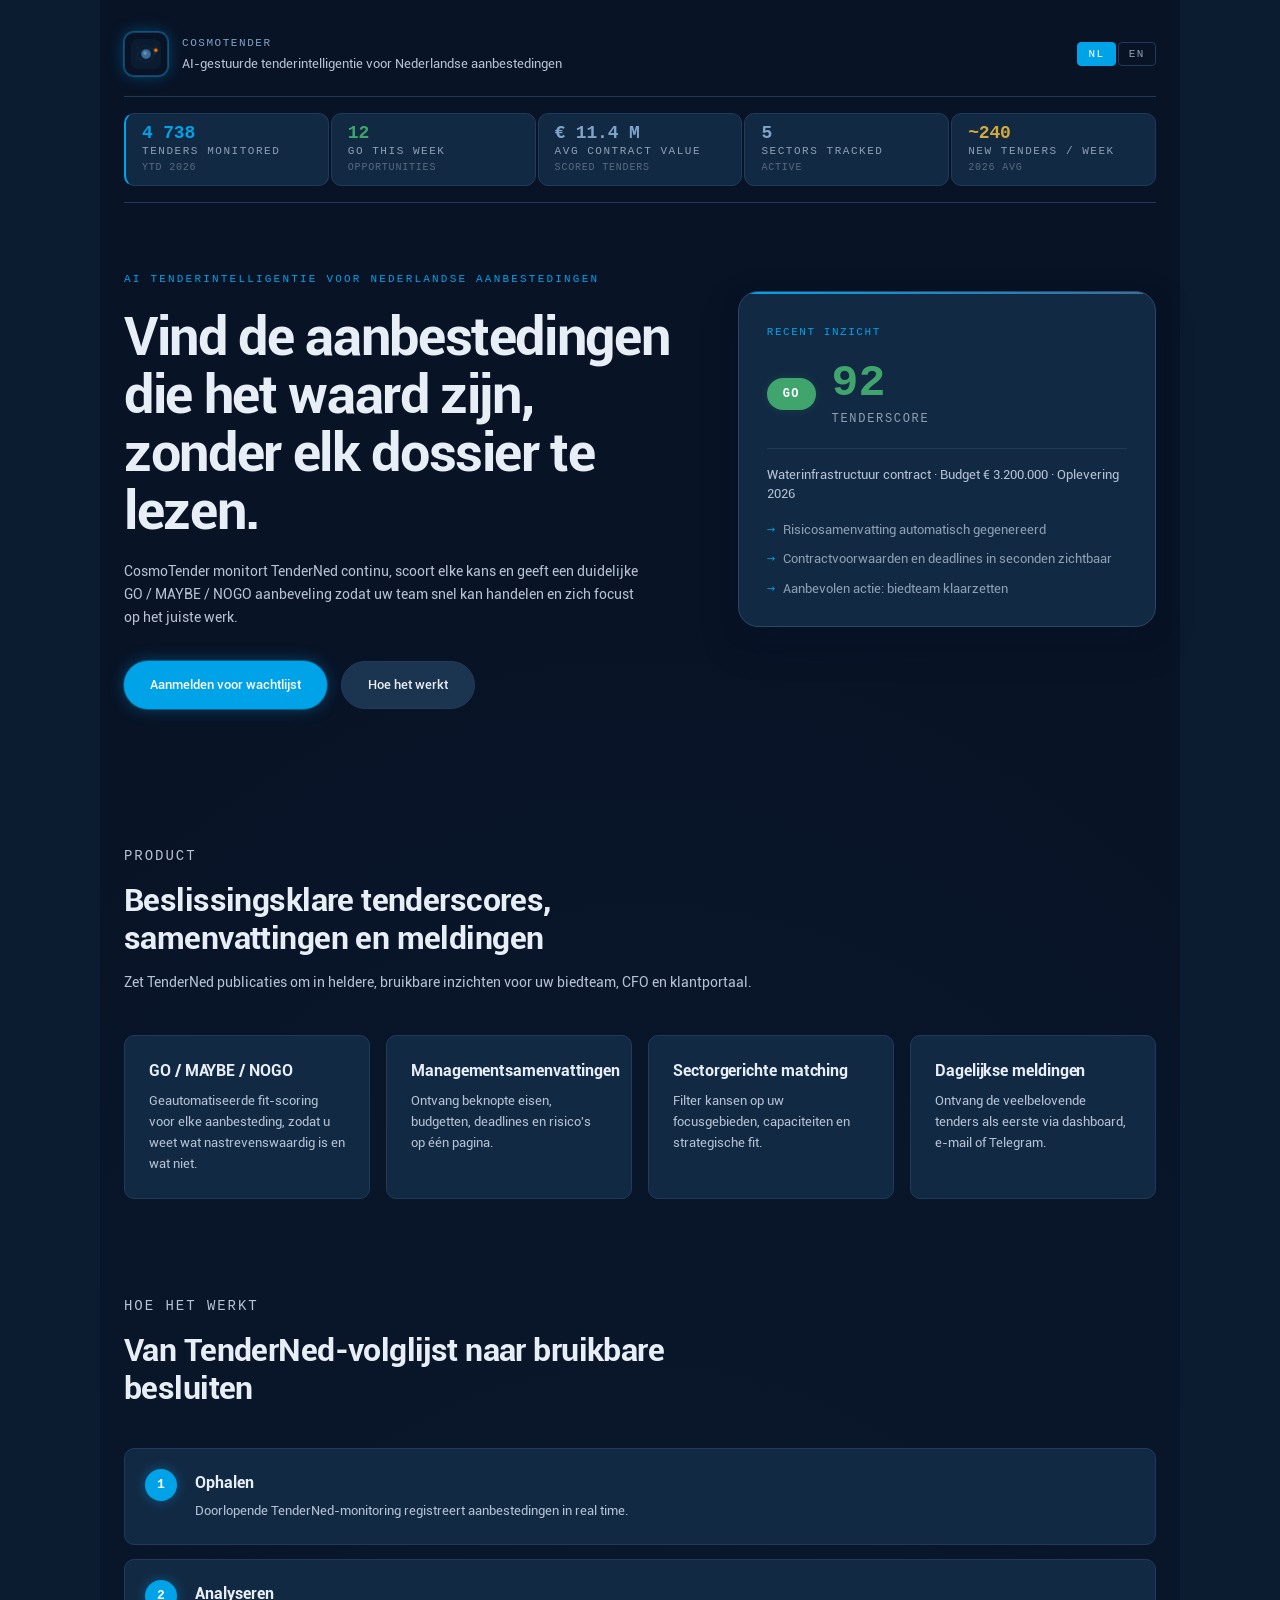
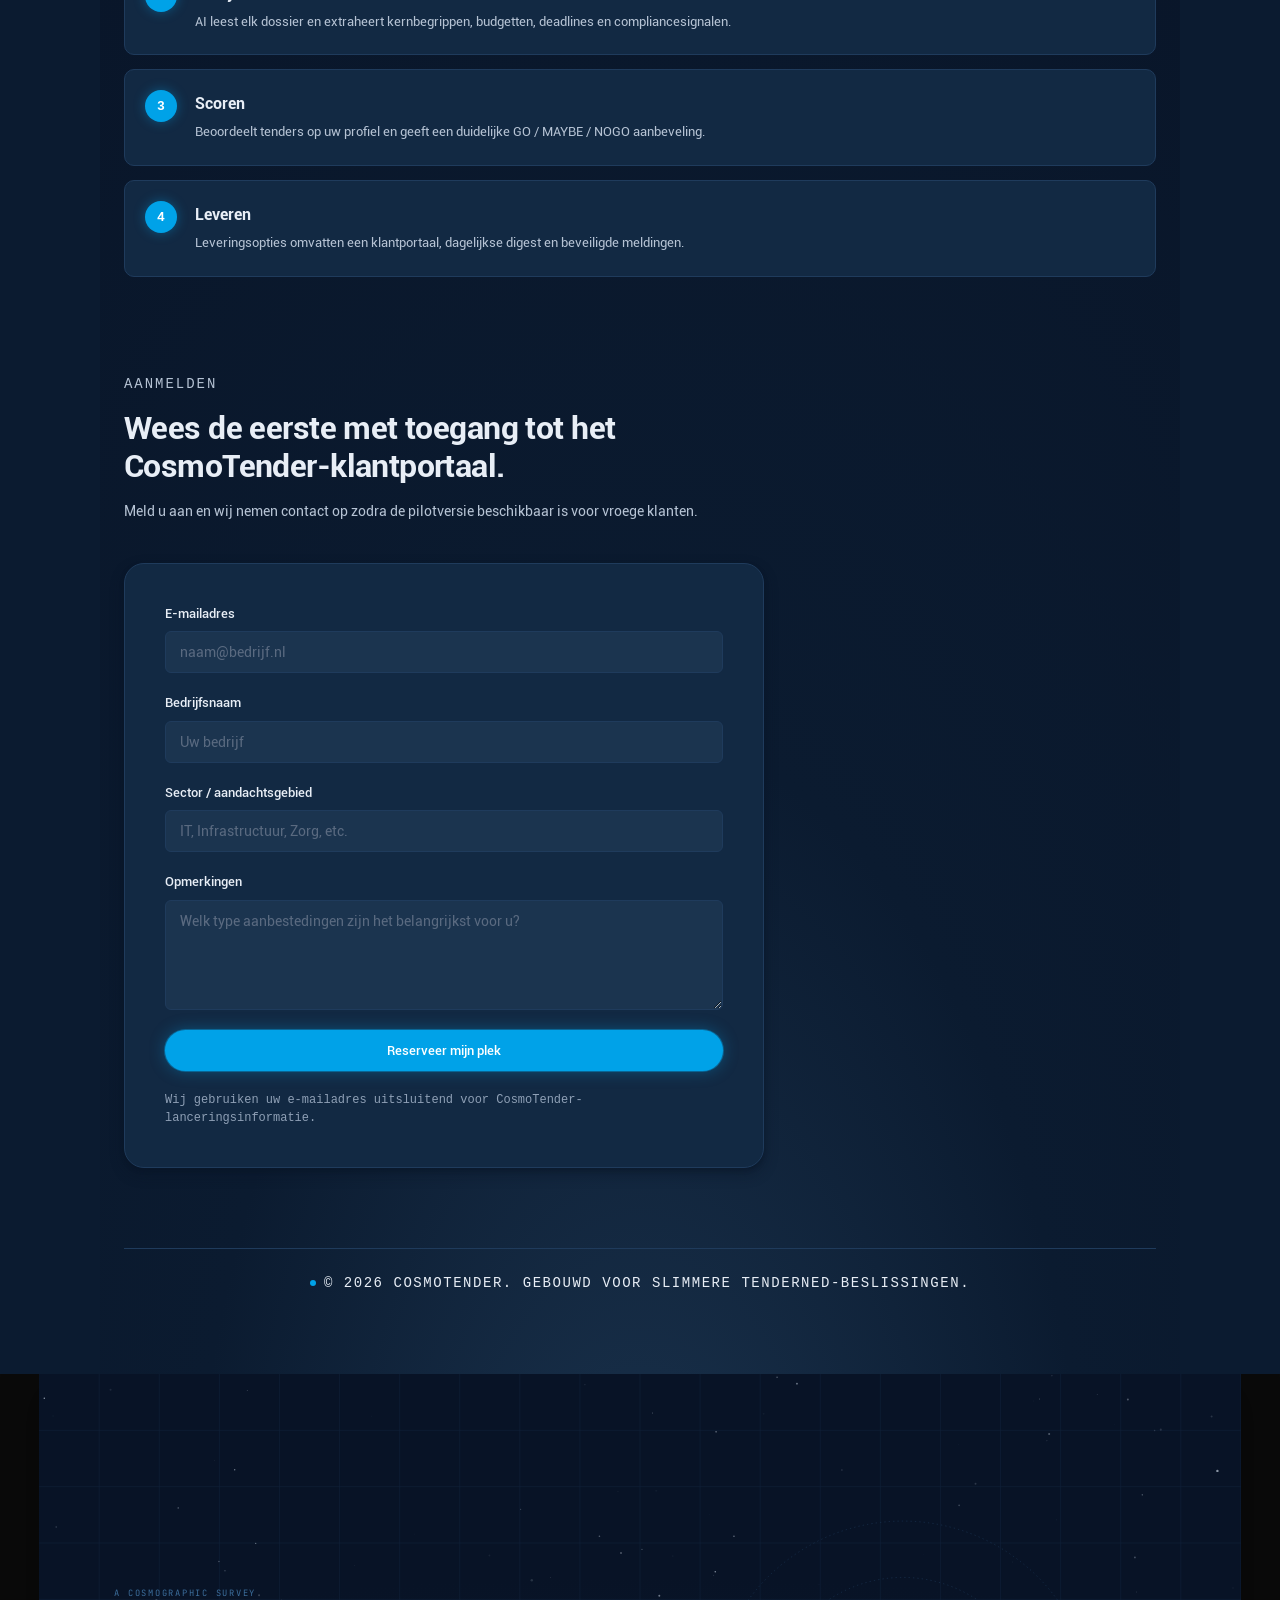
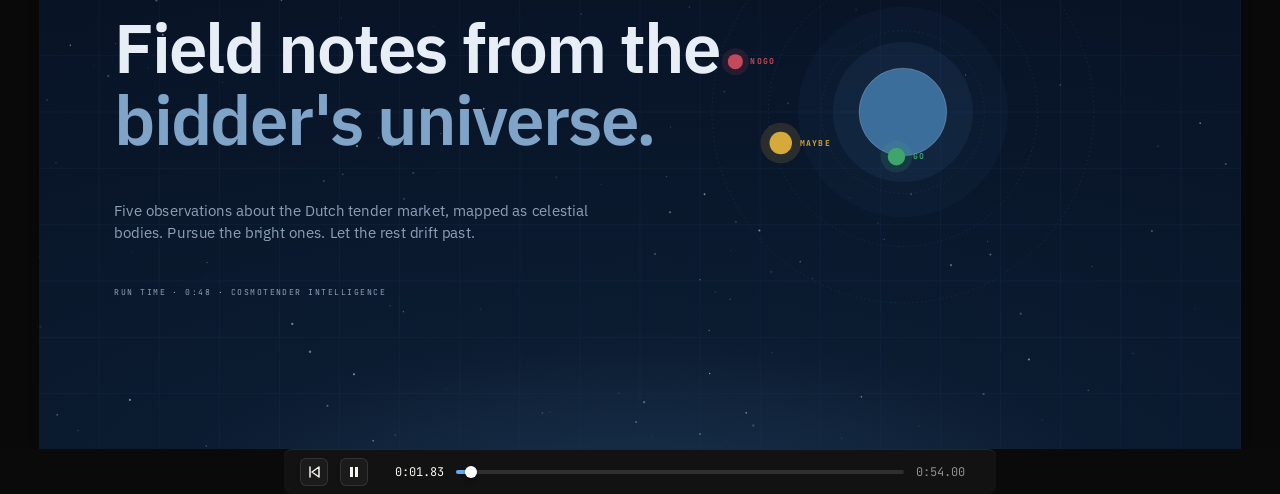
<file: index.html>
<!DOCTYPE html>
<html lang="nl">
  <head>
    <meta charset="UTF-8" />
    <meta name="viewport" content="width=device-width, initial-scale=1.0" />
    <title>CosmoTender | AI-gestuurde tenderintelligentie</title>
    <meta name="description" content="CosmoTender monitort TenderNed en vertaalt aanbestedingen naar beslissingsklare GO / MAYBE / NOGO-signalen voor biedteams en klanten." />
    <link rel="stylesheet" href="colors_and_type.css" />
    <link rel="stylesheet" href="styles.css" />
    <link rel="icon" type="image/svg+xml" href="assets/logo-icon.svg" />
  </head>
  <body>
    <div class="page-shell">
      <header class="page-header">
        <a class="brand" href="./">
          <img class="brand-icon" src="assets/logo-icon.png" alt="CosmoTender" />
          <div>
            <p class="eyebrow brand-name">CosmoTender</p>
            <p class="brand-line" data-i18n="nav.brand_line">AI-gestuurde tenderintelligentie voor Nederlandse aanbestedingen</p>
          </div>
        </a>
        <div class="lang-pick" role="group" aria-label="Taal / Language">
          <button class="lang-btn" data-lang="nl" aria-pressed="true">NL</button>
          <button class="lang-btn" data-lang="en" aria-pressed="false">EN</button>
        </div>
      </header>

      <div class="live-stats-bar" id="liveStatsBar" aria-label="Live intelligence"></div>

      <main>
        <section class="hero-section">
          <div class="hero-copy">
            <p class="eyebrow" data-i18n="hero.eyebrow">AI tenderintelligentie voor Nederlandse aanbestedingen</p>
            <h1 data-i18n="hero.h1">Vind de aanbestedingen die het waard zijn, zonder elk dossier te lezen.</h1>
            <p class="subtitle" data-i18n="hero.subtitle">
              CosmoTender monitort TenderNed continu, scoort elke kans en geeft een duidelijke GO / MAYBE / NOGO aanbeveling zodat uw team snel kan handelen en zich focust op het juiste werk.
            </p>
            <div class="hero-actions">
              <a class="button primary" href="#waitlist" data-i18n="hero.cta_primary">Aanmelden voor wachtlijst</a>
              <a class="button secondary" href="#how-it-works" data-i18n="hero.cta_secondary">Hoe het werkt</a>
            </div>
          </div>

          <div class="hero-panel">
            <div class="panel-card">
              <span class="panel-label" data-i18n="panel.label">Recent inzicht</span>
              <div class="panel-score-row">
                <span class="pill pill-go">GO</span>
                <div>
                  <p class="panel-score">92</p>
                  <p class="panel-score-label" data-i18n="panel.score_label">Tenderscore</p>
                </div>
              </div>
              <p class="panel-copy" data-i18n="panel.copy">Waterinfrastructuur contract · Budget € 3.200.000 · Oplevering 2026</p>
              <ul class="panel-list">
                <li data-i18n="panel.li1">Risicosamenvatting automatisch gegenereerd</li>
                <li data-i18n="panel.li2">Contractvoorwaarden en deadlines in seconden zichtbaar</li>
                <li data-i18n="panel.li3">Aanbevolen actie: biedteam klaarzetten</li>
              </ul>
            </div>
          </div>
        </section>

        <section class="features-section" id="features">
          <div class="section-header">
            <p class="eyebrow" data-i18n="features.eyebrow">Product</p>
            <h2 data-i18n="features.h2">Beslissingsklare tenderscores, samenvattingen en meldingen</h2>
            <p data-i18n="features.lead">Zet TenderNed publicaties om in heldere, bruikbare inzichten voor uw biedteam, CFO en klantportaal.</p>
          </div>
          <div class="feature-grid">
            <article class="feature-card">
              <h3>GO / MAYBE / NOGO</h3>
              <p data-i18n="features.card1.p">Geautomatiseerde fit-scoring voor elke aanbesteding, zodat u weet wat nastrevenswaardig is en wat niet.</p>
            </article>
            <article class="feature-card">
              <h3 data-i18n="features.card2.h3">Managementsamenvattingen</h3>
              <p data-i18n="features.card2.p">Ontvang beknopte eisen, budgetten, deadlines en risico's op één pagina.</p>
            </article>
            <article class="feature-card">
              <h3 data-i18n="features.card3.h3">Sectorgerichte matching</h3>
              <p data-i18n="features.card3.p">Filter kansen op uw focusgebieden, capaciteiten en strategische fit.</p>
            </article>
            <article class="feature-card">
              <h3 data-i18n="features.card4.h3">Dagelijkse meldingen</h3>
              <p data-i18n="features.card4.p">Ontvang de veelbelovende tenders als eerste via dashboard, e-mail of Telegram.</p>
            </article>
          </div>
        </section>

        <section class="process-section" id="how-it-works">
          <div class="section-header">
            <p class="eyebrow" data-i18n="process.eyebrow">Hoe het werkt</p>
            <h2 data-i18n="process.h2">Van TenderNed-volglijst naar bruikbare besluiten</h2>
          </div>
          <ol class="process-list">
            <li>
              <strong data-i18n="process.step1.title">Ophalen</strong>
              <p data-i18n="process.step1.p">Doorlopende TenderNed-monitoring registreert aanbestedingen in real time.</p>
            </li>
            <li>
              <strong data-i18n="process.step2.title">Analyseren</strong>
              <p data-i18n="process.step2.p">AI leest elk dossier en extraheert kernbegrippen, budgetten, deadlines en compliancesignalen.</p>
            </li>
            <li>
              <strong data-i18n="process.step3.title">Scoren</strong>
              <p data-i18n="process.step3.p">Beoordeelt tenders op uw profiel en geeft een duidelijke GO / MAYBE / NOGO aanbeveling.</p>
            </li>
            <li>
              <strong data-i18n="process.step4.title">Leveren</strong>
              <p data-i18n="process.step4.p">Leveringsopties omvatten een klantportaal, dagelijkse digest en beveiligde meldingen.</p>
            </li>
          </ol>
        </section>

        <section class="waitlist-section" id="waitlist">
          <div class="section-header">
            <p class="eyebrow" data-i18n="waitlist.eyebrow">Aanmelden</p>
            <h2 data-i18n="waitlist.h2">Wees de eerste met toegang tot het CosmoTender-klantportaal.</h2>
            <p data-i18n="waitlist.lead">Meld u aan en wij nemen contact op zodra de pilotversie beschikbaar is voor vroege klanten.</p>
          </div>
          <div class="waitlist-card">
            <form id="waitlistForm" class="waitlist-form">
              <label>
                <span data-i18n="form.email_label">E-mailadres</span>
                <input type="email" name="email" placeholder="naam@bedrijf.nl" data-i18n-ph="form.email_ph" required />
              </label>
              <label>
                <span data-i18n="form.company_label">Bedrijfsnaam</span>
                <input type="text" name="company" placeholder="Uw bedrijf" data-i18n-ph="form.company_ph" />
              </label>
              <label>
                <span data-i18n="form.sector_label">Sector / aandachtsgebied</span>
                <input type="text" name="sector" placeholder="IT, Infrastructuur, Zorg, etc." data-i18n-ph="form.sector_ph" />
              </label>
              <label>
                <span data-i18n="form.notes_label">Opmerkingen</span>
                <textarea name="notes" rows="4" placeholder="Welk type aanbestedingen zijn het belangrijkst voor u?" data-i18n-ph="form.notes_ph"></textarea>
              </label>
              <button type="submit" class="button primary" data-i18n="form.submit">Reserveer mijn plek</button>
              <p class="form-note" data-i18n="form.note">Wij gebruiken uw e-mailadres uitsluitend voor CosmoTender-lanceringsinformatie.</p>
            </form>
          </div>
        </section>
      </main>

      <footer class="footer">
        <p data-i18n="footer.copy">© 2026 CosmoTender. Gebouwd voor slimmere TenderNed-beslissingen.</p>
      </footer>
    </div>

    <div class="animation-banner">
      <iframe
        class="animation-frame"
        src="Cosmic%20scale%20animation/Cosmic%20Tender%20Facts%20%28standalone%29.html"
        title="CosmoTender — Field notes from the bidder's universe"
        loading="lazy"
        allowfullscreen
      ></iframe>
    </div>
    <script src="translations.js"></script>
    <script src="app.js"></script>
  </body>
</html>
</file>
<file: colors_and_type.css>
/* =========================================================================
   CosmoTender — Foundations
   Dark-first cosmic palette. Two themes share the same semantic vars:

     :root           → cosmic dark (default; cockpit, brand, marketing)
     .theme-light    → calmer light (portal — opt-in)

   Decision triad (GO / MAYBE / NOGO) stays sacred in both themes,
   tinted brighter on dark, deeper on light.

   Type: Roboto (uploaded brand font, served from /fonts) for sans;
   JetBrains Mono via Google Fonts for mono labels and data.
   ========================================================================= */

/* ---------- Roboto (brand sans) ---------- */
@font-face { font-family: "Roboto"; font-style: normal; font-weight: 100;
  src: url("fonts/Roboto-Thin.ttf") format("truetype"); font-display: swap; }
@font-face { font-family: "Roboto"; font-style: italic; font-weight: 100;
  src: url("fonts/Roboto-ThinItalic.ttf") format("truetype"); font-display: swap; }
@font-face { font-family: "Roboto"; font-style: normal; font-weight: 300;
  src: url("fonts/Roboto-Light.ttf") format("truetype"); font-display: swap; }
@font-face { font-family: "Roboto"; font-style: italic; font-weight: 300;
  src: url("fonts/Roboto-LightItalic.ttf") format("truetype"); font-display: swap; }
@font-face { font-family: "Roboto"; font-style: normal; font-weight: 400;
  src: url("fonts/Roboto-Regular.ttf") format("truetype"); font-display: swap; }
@font-face { font-family: "Roboto"; font-style: italic; font-weight: 400;
  src: url("fonts/Roboto-Italic.ttf") format("truetype"); font-display: swap; }
@font-face { font-family: "Roboto"; font-style: normal; font-weight: 500;
  src: url("fonts/Roboto-Medium.ttf") format("truetype"); font-display: swap; }
@font-face { font-family: "Roboto"; font-style: italic; font-weight: 500;
  src: url("fonts/Roboto-MediumItalic.ttf") format("truetype"); font-display: swap; }
@font-face { font-family: "Roboto"; font-style: normal; font-weight: 700;
  src: url("fonts/Roboto-Bold.ttf") format("truetype"); font-display: swap; }
@font-face { font-family: "Roboto"; font-style: italic; font-weight: 700;
  src: url("fonts/Roboto-BoldItalic.ttf") format("truetype"); font-display: swap; }
@font-face { font-family: "Roboto"; font-style: normal; font-weight: 900;
  src: url("fonts/Roboto-Black.ttf") format("truetype"); font-display: swap; }
@font-face { font-family: "Roboto"; font-style: italic; font-weight: 900;
  src: url("fonts/Roboto-BlackItalic.ttf") format("truetype"); font-display: swap; }

/* Roboto Condensed — narrower variant for the cockpit's dense table headers,
   wide-tracked mission-control labels, and any moment that wants the
   "engineering / mission-control" feel beyond what regular Roboto gives. */
@font-face { font-family: "Roboto Condensed"; font-style: normal; font-weight: 400;
  src: url("fonts/Roboto-Condensed.ttf") format("truetype"); font-display: swap; }
@font-face { font-family: "Roboto Condensed"; font-style: italic; font-weight: 400;
  src: url("fonts/Roboto-CondensedItalic.ttf") format("truetype"); font-display: swap; }
@font-face { font-family: "Roboto Condensed"; font-style: normal; font-weight: 700;
  src: url("fonts/Roboto-BoldCondensed.ttf") format("truetype"); font-display: swap; }
@font-face { font-family: "Roboto Condensed"; font-style: italic; font-weight: 700;
  src: url("fonts/Roboto-BoldCondensedItalic.ttf") format("truetype"); font-display: swap; }

/* JetBrains Mono — kept via Google Fonts (no brand-supplied file) */
@import url("https://fonts.googleapis.com/css2?family=JetBrains+Mono:wght@400;500;700&display=swap");

/* =========================================================================
   :root  —  DARK / COSMIC (default)
   ========================================================================= */
:root {
  /* ---------- Brand ---------------------------------------------------- */
  --ct-ocean:        #3C6E9C;   /* legacy ocean — orbit rings, secondary */
  --ct-ocean-ink:    #2A5379;
  --ct-ocean-soft:   #7FA4C7;   /* light ocean — text accents on dark */
  --ct-ocean-glow:   #DCE7F4;   /* near-white blue — headline accents */

  --ct-beacon:       #00A2E8;   /* mascot visor blue — interactive / focus */
  --ct-beacon-ink:   #0084BE;
  --ct-beacon-glow:  #7FD0F3;

  --ct-astro:        #FF7F00;   /* mascot orange — warmth, alerts, CTAs */
  --ct-astro-ink:    #D96900;
  --ct-astro-glow:   #FFB463;

  /* ---------- Cosmic surfaces (dark stack) ----------------------------- */
  --ct-void:         #081326;   /* deepest — sidebar, modals backdrop */
  --ct-space:        #0B1B30;   /* page background */
  --ct-nebula:       #122943;   /* panels, cards */
  --ct-drift:        #1B344F;   /* row hover, raised elements */
  --ct-horizon:      #1F3B5C;   /* 1px borders on dark */
  --ct-horizon-2:    #2C4768;   /* emphasized borders */

  /* ---------- Light surfaces (for .theme-light cascade) ---------------- */
  --ct-starlight:    #F4F6FA;
  --ct-paper:        #FFFFFF;
  --ct-mist:         #EBEFF4;
  --ct-rule:         #D6DDE5;
  --ct-rule-2:       #BFC8D2;

  /* ---------- Text on dark --------------------------------------------- */
  --ct-star:         #E8EEF6;   /* primary text on dark */
  --ct-cloud:        #B6C3D4;   /* secondary text */
  --ct-asteroid:     #8FA0B6;   /* dim / mono labels */
  --ct-comet:        #5A6A80;   /* placeholder / muted */

  /* ---------- Text on light (light-mode reference) --------------------- */
  --ct-ink:          #0F1A2A;
  --ct-slate:        #38465A;
  --ct-slate-dim:    #5E6B7C;
  --ct-slate-mute:   #94A0AE;

  /* ---------- Decision triad — sacred ---------------------------------- */
  --ct-go:           #3FA56D;   /* slightly brighter on dark */
  --ct-go-ink:       #1F7A4D;
  --ct-go-soft:      rgba(63,165,109,.18);
  --ct-maybe:        #D5A93A;
  --ct-maybe-ink:    #8A6D1F;
  --ct-maybe-soft:   rgba(213,169,58,.18);
  --ct-nogo:         #C24A5C;
  --ct-nogo-ink:     #A02234;
  --ct-nogo-soft:    rgba(194,74,92,.18);

  /* ---------- Semantic role tokens (use these in components) ----------- */
  --bg:              var(--ct-space);
  --bg-page-grad:    radial-gradient(120% 90% at 50% 110%, var(--ct-drift) 0%, var(--ct-space) 35%, var(--ct-void) 100%);
  --bg-panel:        var(--ct-nebula);
  --bg-raised:       var(--ct-drift);
  --bg-mist:         var(--ct-drift);
  --bg-hover:        var(--ct-horizon);
  --bg-selected:     rgba(0,162,232,.10);
  --bg-deep:         var(--ct-void);
  --bg-deep-hover:   var(--ct-nebula);

  --border:          var(--ct-horizon);
  --border-strong:   var(--ct-horizon-2);
  --border-on-deep:  var(--ct-horizon);

  --text:            var(--ct-star);
  --text-mid:        var(--ct-cloud);
  --text-dim:        var(--ct-asteroid);
  --text-mute:       var(--ct-comet);
  --text-on-accent:  #FFFFFF;
  --text-on-deep:    var(--ct-star);
  --text-on-deep-dim:var(--ct-asteroid);

  --accent:          var(--ct-beacon);
  --accent-ink:      var(--ct-beacon-ink);
  --accent-soft:     rgba(0,162,232,.14);

  --warm:            var(--ct-astro);
  --warm-ink:        var(--ct-astro-ink);
  --warm-soft:       rgba(255,127,0,.16);

  --go:              var(--ct-go);
  --go-soft:         var(--ct-go-soft);
  --maybe:           var(--ct-maybe);
  --maybe-soft:      var(--ct-maybe-soft);
  --nogo:            var(--ct-nogo);
  --nogo-soft:       var(--ct-nogo-soft);

  /* ---------- Type ----------------------------------------------------- */
  --font-sans:      "Roboto", ui-sans-serif, system-ui, -apple-system, "Segoe UI", Helvetica, Arial, sans-serif;
  --font-condensed: "Roboto Condensed", "Roboto", ui-sans-serif, system-ui, sans-serif;
  --font-mono:      "JetBrains Mono", ui-monospace, "SFMono-Regular", Menlo, Consolas, monospace;

  --fs-display: 96px;   --lh-display: 1.04;   --tr-display: -0.025em;
  --fs-hero:    56px;   --lh-hero:    1.08;   --tr-hero:    -0.022em;
  --fs-h1:      32px;   --lh-h1:      1.18;   --tr-h1:      -0.018em;
  --fs-h2:      22px;   --lh-h2:      1.28;   --tr-h2:      -0.012em;
  --fs-h3:      16px;   --lh-h3:      1.35;   --tr-h3:      -0.005em;
  --fs-body:    14px;   --lh-body:    1.5;
  --fs-sm:      13px;   --lh-sm:      1.45;
  --fs-xs:      12px;   --lh-xs:      1.4;
  --fs-label:   11px;   --lh-label:   1.2;
  --fs-data:    13px;   --lh-data:    1.4;

  --tr-label:    0.14em;   /* wide-tracked mono labels — mission-control */
  --tr-eyebrow:  0.20em;   /* extra-wide for "FACT 01 · TITLE" eyebrows */

  /* Spacing 4-point */
  --sp-0: 0;   --sp-1: 2px;  --sp-2: 4px;  --sp-3: 8px;  --sp-4: 12px;
  --sp-5: 16px;--sp-6: 20px; --sp-7: 24px; --sp-8: 32px; --sp-9: 40px;
  --sp-10:56px;--sp-11:72px; --sp-12:96px;

  /* Radii — architectural */
  --r-xs: 2px; --r-sm: 4px; --r-md: 6px; --r-lg: 10px; --r-pill: 999px;

  /* Elevation — cool-tinted; on dark, shadows mostly disappear so we use
     glow rings instead for raised surfaces */
  --shadow-1: 0 1px 0 rgba(8,19,38,.4), 0 2px 6px rgba(8,19,38,.35);
  --shadow-2: 0 6px 14px rgba(8,19,38,.45), 0 2px 4px rgba(8,19,38,.4);
  --shadow-3: 0 16px 32px rgba(8,19,38,.55), 0 8px 16px rgba(8,19,38,.5);
  --shadow-focus: 0 0 0 3px rgba(0,162,232,.4);
  --glow-beacon:  0 0 0 1px rgba(0,162,232,.4), 0 0 16px rgba(0,162,232,.35);
  --glow-astro:   0 0 0 1px rgba(255,127,0,.45), 0 0 16px rgba(255,127,0,.35);
  --shadow-inset: inset 0 1px 0 rgba(0,0,0,.2);

  --ease:     cubic-bezier(.2, .7, .2, 1);
  --ease-out: cubic-bezier(.16, 1, .3, 1);
  --dur-1: 120ms; --dur-2: 200ms; --dur-3: 320ms;
}

/* =========================================================================
   .theme-light  —  for the client portal and any quieter editorial surface
   ========================================================================= */
.theme-light {
  --bg:              var(--ct-starlight);
  --bg-page-grad:    var(--ct-starlight);
  --bg-panel:        var(--ct-paper);
  --bg-raised:       var(--ct-paper);
  --bg-mist:         var(--ct-mist);
  --bg-hover:        var(--ct-mist);
  --bg-selected:     rgba(60,110,156,.10);
  --bg-deep:         var(--ct-void);          /* dark surface still navy */
  --bg-deep-hover:   var(--ct-nebula);

  --border:          var(--ct-rule);
  --border-strong:   var(--ct-rule-2);
  --border-on-deep:  var(--ct-horizon);

  --text:            var(--ct-ink);
  --text-mid:        var(--ct-slate);
  --text-dim:        var(--ct-slate-dim);
  --text-mute:       var(--ct-slate-mute);

  --accent:          var(--ct-ocean);
  --accent-ink:      var(--ct-ocean-ink);
  --accent-soft:     rgba(60,110,156,.14);

  --warm:            var(--ct-astro-ink);     /* deeper orange for AA on light */
  --warm-ink:        #B85700;
  --warm-soft:       rgba(255,127,0,.10);

  --go-soft:         rgba(31,122,77,.12);
  --maybe-soft:      rgba(138,109,31,.14);
  --nogo-soft:       rgba(160,34,52,.10);

  --shadow-1: 0 1px 0 rgba(15,26,42,.04), 0 1px 2px rgba(15,26,42,.05);
  --shadow-2: 0 2px 4px rgba(15,26,42,.06), 0 6px 14px rgba(15,26,42,.08);
  --shadow-3: 0 8px 16px rgba(15,26,42,.08), 0 20px 40px rgba(15,26,42,.12);
}

/* =========================================================================
   Base
   ========================================================================= */
html { color-scheme: dark light; }
body {
  font-family: var(--font-sans);
  font-size: var(--fs-body);
  line-height: var(--lh-body);
  color: var(--text);
  background: var(--bg);
  -webkit-font-smoothing: antialiased;
  text-rendering: optimizeLegibility;
}

/* Semantic type styles */
.ct-display, h1.display {
  font-family: var(--font-sans);
  font-size: var(--fs-display); line-height: var(--lh-display);
  letter-spacing: var(--tr-display);
  font-weight: 600; color: var(--text);
}
.ct-hero {
  font-family: var(--font-sans);
  font-size: var(--fs-hero); line-height: var(--lh-hero);
  letter-spacing: var(--tr-hero);
  font-weight: 600; color: var(--text);
}
.ct-h1, h1 {
  font-family: var(--font-sans);
  font-size: var(--fs-h1); line-height: var(--lh-h1);
  letter-spacing: var(--tr-h1);
  font-weight: 600; color: var(--text);
}
.ct-h2, h2 {
  font-family: var(--font-sans);
  font-size: var(--fs-h2); line-height: var(--lh-h2);
  letter-spacing: var(--tr-h2);
  font-weight: 600; color: var(--text);
}
.ct-h3, h3 {
  font-family: var(--font-sans);
  font-size: var(--fs-h3); line-height: var(--lh-h3);
  letter-spacing: var(--tr-h3);
  font-weight: 600; color: var(--text);
}
.ct-body, p { font-size: var(--fs-body); line-height: var(--lh-body); color: var(--text); }
.ct-sm     { font-size: var(--fs-sm);   line-height: var(--lh-sm);   color: var(--text-mid); }
.ct-xs     { font-size: var(--fs-xs);   line-height: var(--lh-xs);   color: var(--text-dim); }

.ct-mono, code, kbd, samp {
  font-family: var(--font-mono);
  font-feature-settings: "tnum" 1, "zero" 1;
}
/* "FACT 01 · TITLE" eyebrow — extra-wide tracking */
.ct-eyebrow {
  font-family: var(--font-mono);
  font-size: var(--fs-label); line-height: var(--lh-label);
  text-transform: uppercase; letter-spacing: var(--tr-eyebrow);
  font-weight: 500; color: var(--text-dim);
}
/* Mission-control label — wider than default mono caps */
.ct-label {
  font-family: var(--font-mono);
  font-size: var(--fs-label); line-height: var(--lh-label);
  text-transform: uppercase; letter-spacing: var(--tr-label);
  font-weight: 500; color: var(--text-dim);
}
.ct-data {
  font-family: var(--font-mono);
  font-size: var(--fs-data); line-height: var(--lh-data);
  font-variant-numeric: tabular-nums;
  color: var(--text);
}
.ct-id {
  font-family: var(--font-mono);
  font-size: var(--fs-xs);
  color: var(--text-mid);
  letter-spacing: 0.01em;
}

/* Italic-emphasis is part of the voice (sparingly) */
em { font-style: italic; color: var(--ct-ocean-soft); }

a { color: var(--accent); text-decoration: none; }
a:hover { color: var(--accent-ink); text-decoration: underline; }

:where(button, a, input, select, textarea, [role="button"], [tabindex]):focus-visible {
  outline: none;
  box-shadow: var(--shadow-focus);
  border-radius: var(--r-sm);
}

::selection { background: var(--accent-soft); color: var(--text); }

/* Beacon pulse — the live-sync dot, mission-control vibe */
@keyframes ct-pulse {
  0%, 100% { opacity: 1; }
  50%      { opacity: 0.35; }
}
@keyframes ct-glow {
  0%, 100% { box-shadow: 0 0 6px currentColor; }
  50%      { box-shadow: 0 0 14px currentColor; }
}
/* Backwards-compat alias (cockpit code still references tw-pulse) */
@keyframes tw-pulse {
  0%, 100% { opacity: 1; }
  50%      { opacity: 0.35; }
}

/* Subtle starfield watermark — apply to a container to give cosmic depth */
.ct-starfield {
  background-image:
    radial-gradient(1px 1px at 12% 18%, rgba(232,238,246,.55), transparent 50%),
    radial-gradient(1px 1px at 87% 24%, rgba(232,238,246,.45), transparent 50%),
    radial-gradient(1.2px 1.2px at 62% 8%,  rgba(232,238,246,.5),  transparent 50%),
    radial-gradient(1px 1px at 33% 72%, rgba(232,238,246,.45), transparent 50%),
    radial-gradient(1px 1px at 78% 88%, rgba(232,238,246,.5),  transparent 50%),
    radial-gradient(0.8px 0.8px at 8% 55%, rgba(232,238,246,.45), transparent 50%),
    radial-gradient(1px 1px at 53% 42%, rgba(232,238,246,.3),  transparent 50%),
    radial-gradient(0.8px 0.8px at 23% 90%, rgba(232,238,246,.5), transparent 50%);
}

/* Beacon ring — apply to interactive icons / dots that should look alive */
.ct-beacon-ring {
  box-shadow: 0 0 0 1px rgba(0,162,232,.5), 0 0 12px rgba(0,162,232,.6);
}
</file>
<file: styles.css>
/* CosmoTender — Website styles
   Design tokens are loaded from colors_and_type.css (dark cosmic default).
   This file contains only layout and component styles.
   ─────────────────────────────────────────────────────────────────────────── */

* {
  box-sizing: border-box;
}

/* ── Cosmic animation banner ──────────────────────────────────────────────── */

.animation-banner {
  width: 100%;
  aspect-ratio: 16 / 9;
  background: #0B1B30;
  overflow: hidden;
  line-height: 0;
}

.animation-frame {
  width: 100%;
  height: 100%;
  border: none;
  display: block;
}

/* ── Live stats bar ───────────────────────────────────────────────────────── */

.live-stats-bar {
  display: flex;
  flex-wrap: wrap;
  gap: 2px;
  padding: 12px 0 16px;
  border-bottom: 1px solid var(--border);
  margin-bottom: 4px;
}

.stat-chip {
  display: flex;
  flex-direction: column;
  gap: 2px;
  flex: 1 1 140px;
  padding: 10px 16px;
  background: var(--bg-panel);
  border: 1px solid var(--border);
  border-radius: var(--r-lg);
}

.stat-chip:first-child { border-left: 2px solid var(--ct-beacon); }

.stat-value {
  font-family: var(--font-mono);
  font-size: 18px;
  font-weight: 700;
  font-variant-numeric: tabular-nums;
  color: var(--ct-ocean-glow);
  letter-spacing: -0.01em;
  line-height: 1;
}

.stat-value.color-go     { color: var(--ct-go); }
.stat-value.color-maybe  { color: var(--ct-maybe); }
.stat-value.color-beacon { color: var(--ct-beacon); }
.stat-value.color-ocean  { color: var(--ct-ocean-soft); }

.stat-label {
  font-family: var(--font-mono);
  font-size: var(--fs-label);
  letter-spacing: var(--tr-label);
  text-transform: uppercase;
  color: var(--text-dim);
  line-height: 1.3;
}

.stat-unit {
  font-family: var(--font-mono);
  font-size: 10px;
  letter-spacing: 0.08em;
  text-transform: uppercase;
  color: var(--text-mute);
}

@media (max-width: 680px) {
  .stat-chip { flex: 1 1 calc(50% - 8px); }
  .animation-banner { aspect-ratio: 16 / 10; }
}

html {
  scroll-behavior: smooth;
}

body {
  margin: 0;
  background: var(--bg);
  color: var(--text);
  font-family: var(--font-sans);
  line-height: var(--lh-body);
  -webkit-font-smoothing: antialiased;
}

img {
  max-width: 100%;
  display: block;
}

/* ── Layout shell ─────────────────────────────────────────────────────────── */

.page-shell {
  max-width: 1080px;
  margin: 0 auto;
  padding: 32px 24px 80px;
  background: var(--bg-page-grad);
  min-height: 100vh;
}

/* ── Header ───────────────────────────────────────────────────────────────── */

.page-header {
  display: flex;
  align-items: center;
  justify-content: space-between;
  padding-bottom: 20px;
  border-bottom: 1px solid var(--border);
  margin-bottom: 4px;
}

.brand {
  display: flex;
  align-items: center;
  gap: 14px;
  text-decoration: none;
}

/* ── Language picker ──────────────────────────────────────────────────────── */

.lang-pick {
  display: flex;
  align-items: center;
  gap: 2px;
  margin-left: auto;
}

.lang-btn {
  padding: 5px 10px;
  border: 1px solid var(--border);
  border-radius: var(--r-sm);
  background: transparent;
  color: var(--text-dim);
  font-family: var(--font-mono);
  font-size: var(--fs-label);
  font-weight: 500;
  letter-spacing: var(--tr-label);
  cursor: pointer;
  transition: color var(--dur-1) var(--ease), background var(--dur-1) var(--ease), border-color var(--dur-1) var(--ease);
}

.lang-btn:hover {
  color: var(--text);
  border-color: var(--border-strong);
}

.lang-btn.active,
.lang-btn[aria-pressed="true"] {
  background: var(--ct-beacon);
  border-color: var(--ct-beacon);
  color: #fff;
}

.brand-icon {
  width: 44px;
  height: 44px;
  border-radius: var(--r-lg);
  background: var(--ct-void);
  border: 1px solid var(--border);
  box-shadow: var(--glow-beacon);
  padding: 6px;
}

.brand-name,
.eyebrow {
  margin: 0;
  font-family: var(--font-mono);
  font-size: var(--fs-label);
  font-weight: 500;
  letter-spacing: var(--tr-label);
  text-transform: uppercase;
  color: var(--ct-ocean-soft);
}

.brand-line {
  margin: var(--sp-1) 0 0;
  font-size: var(--fs-sm);
  color: var(--text-mid);
}

/* ── Hero ─────────────────────────────────────────────────────────────────── */

.hero-section {
  display: grid;
  grid-template-columns: 1.15fr 0.85fr;
  gap: 48px;
  align-items: start;
  padding: 64px 0 40px;
}

.hero-copy {
  max-width: 600px;
}

.hero-copy .eyebrow {
  color: var(--ct-beacon);
  letter-spacing: var(--tr-eyebrow);
}

h1 {
  margin: 20px 0 0;
  font-family: var(--font-sans);
  font-size: clamp(2.4rem, 4.2vw, 3.6rem);
  font-weight: 600;
  line-height: 1.08;
  letter-spacing: -0.025em;
  color: var(--text);
}

.subtitle {
  margin: 20px 0 0;
  font-size: var(--fs-body);
  line-height: 1.65;
  color: var(--text-mid);
  max-width: 520px;
}

.hero-actions {
  display: flex;
  flex-wrap: wrap;
  gap: 14px;
  margin-top: 32px;
}

/* ── Buttons ──────────────────────────────────────────────────────────────── */

.button {
  display: inline-flex;
  align-items: center;
  justify-content: center;
  border-radius: var(--r-pill);
  padding: 13px 26px;
  font-family: var(--font-sans);
  font-size: var(--fs-sm);
  font-weight: 500;
  text-decoration: none;
  transition:
    transform var(--dur-2) var(--ease),
    box-shadow var(--dur-2) var(--ease),
    background-color var(--dur-2) var(--ease);
  border: none;
  cursor: pointer;
}

.button:hover {
  transform: translateY(-2px);
  text-decoration: none;
}

.button.primary {
  background: var(--ct-beacon);
  color: #fff;
  box-shadow: var(--glow-beacon);
}

.button.primary:hover {
  background: var(--ct-beacon-ink);
  box-shadow: 0 0 0 1px rgba(0,162,232,.6), 0 0 24px rgba(0,162,232,.5);
}

.button.secondary {
  background: var(--bg-raised);
  color: var(--text);
  border: 1px solid var(--border);
}

.button.secondary:hover {
  background: var(--bg-hover);
  border-color: var(--border-strong);
}

/* ── Hero panel card ──────────────────────────────────────────────────────── */

.hero-panel {
  display: grid;
  justify-content: end;
  padding-top: 20px;
}

.panel-card {
  background: var(--bg-panel);
  border: 1px solid var(--border-strong);
  border-radius: 20px;
  padding: 28px;
  box-shadow: var(--shadow-3);
  min-width: 300px;
  position: relative;
  overflow: hidden;
}

.panel-card::before {
  content: "";
  position: absolute;
  top: 0; left: 0; right: 0;
  height: 2px;
  background: linear-gradient(90deg, var(--ct-beacon) 0%, var(--ct-ocean) 100%);
}

.panel-label {
  display: inline-flex;
  font-family: var(--font-mono);
  font-size: var(--fs-label);
  font-weight: 500;
  letter-spacing: var(--tr-label);
  text-transform: uppercase;
  color: var(--ct-beacon);
  margin-bottom: 20px;
}

.panel-score-row {
  display: flex;
  align-items: center;
  gap: 16px;
  margin-bottom: 20px;
}

.pill {
  display: inline-flex;
  align-items: center;
  justify-content: center;
  border-radius: var(--r-pill);
  padding: 7px 16px;
  font-family: var(--font-mono);
  font-size: var(--fs-xs);
  font-weight: 700;
  letter-spacing: 0.1em;
  color: #fff;
  text-transform: uppercase;
}

.pill-go    { background: var(--ct-go);    box-shadow: 0 0 10px var(--ct-go-soft); }
.pill-maybe { background: var(--ct-maybe); box-shadow: 0 0 10px var(--ct-maybe-soft); }
.pill-nogo  { background: var(--ct-nogo);  box-shadow: 0 0 10px var(--ct-nogo-soft); }

.panel-score {
  margin: 0;
  font-family: var(--font-mono);
  font-size: 2.8rem;
  font-weight: 700;
  line-height: 1;
  font-variant-numeric: tabular-nums;
  color: var(--ct-go);
}

.panel-score-label {
  margin: 4px 0 0;
  font-size: var(--fs-xs);
  color: var(--text-dim);
  font-family: var(--font-mono);
  text-transform: uppercase;
  letter-spacing: var(--tr-label);
}

.panel-copy {
  margin: 0 0 16px;
  font-size: var(--fs-sm);
  color: var(--text-mid);
  border-top: 1px solid var(--border);
  padding-top: 16px;
}

.panel-list {
  list-style: none;
  padding: 0;
  margin: 0;
  display: grid;
  gap: 10px;
}

.panel-list li {
  color: var(--text-dim);
  font-size: var(--fs-sm);
  line-height: 1.5;
  padding-left: 16px;
  position: relative;
}

.panel-list li::before {
  content: "→";
  position: absolute;
  left: 0;
  color: var(--ct-beacon);
  font-size: 10px;
  top: 2px;
}

/* ── Sections ─────────────────────────────────────────────────────────────── */

.features-section,
.process-section,
.waitlist-section {
  margin-top: 96px;
}

.section-header {
  max-width: 640px;
  margin-bottom: 40px;
}

.section-header .eyebrow {
  margin-bottom: 14px;
}

.section-header p {
  margin: 14px 0 0;
  color: var(--text-mid);
  font-size: var(--fs-body);
  line-height: 1.65;
}

h2 {
  margin: 10px 0 0;
  font-family: var(--font-sans);
  font-size: var(--fs-h1);
  font-weight: 600;
  line-height: var(--lh-h1);
  letter-spacing: var(--tr-h1);
  color: var(--text);
}

/* ── Feature cards ────────────────────────────────────────────────────────── */

.feature-grid {
  display: grid;
  gap: 16px;
  grid-template-columns: repeat(auto-fit, minmax(230px, 1fr));
}

.feature-card {
  background: var(--bg-panel);
  border: 1px solid var(--border);
  border-radius: var(--r-lg);
  padding: 24px;
  min-height: 160px;
  transition: border-color var(--dur-2) var(--ease), box-shadow var(--dur-2) var(--ease);
}

.feature-card:hover {
  border-color: var(--border-strong);
  box-shadow: var(--shadow-2);
}

.feature-card h3 {
  margin: 0 0 10px;
  font-size: var(--fs-h3);
  font-weight: 600;
  color: var(--text);
}

.feature-card p {
  margin: 0;
  font-size: var(--fs-sm);
  color: var(--text-mid);
  line-height: 1.6;
}

/* ── Process list ─────────────────────────────────────────────────────────── */

.process-list {
  list-style: none;
  padding: 0;
  margin: 0;
  display: grid;
  gap: 14px;
  counter-reset: step;
}

.process-list li {
  position: relative;
  background: var(--bg-panel);
  border: 1px solid var(--border);
  border-radius: var(--r-lg);
  padding: 22px 22px 22px 70px;
  transition: border-color var(--dur-2) var(--ease);
}

.process-list li:hover {
  border-color: var(--ct-beacon);
}

.process-list li::before {
  counter-increment: step;
  content: counter(step);
  position: absolute;
  left: 20px;
  top: 20px;
  width: 32px;
  height: 32px;
  border-radius: 50%;
  background: var(--ct-beacon);
  color: #fff;
  display: grid;
  place-items: center;
  font-family: var(--font-mono);
  font-weight: 700;
  font-size: var(--fs-sm);
  box-shadow: 0 0 12px rgba(0,162,232,.4);
}

.process-list strong {
  display: block;
  margin-bottom: 6px;
  font-size: var(--fs-h3);
  font-weight: 600;
  color: var(--text);
}

.process-list p {
  margin: 0;
  font-size: var(--fs-sm);
  color: var(--text-mid);
  line-height: 1.6;
}

/* ── Waitlist ─────────────────────────────────────────────────────────────── */

.waitlist-card {
  background: var(--bg-panel);
  border: 1px solid var(--border);
  border-radius: 20px;
  padding: 40px;
  box-shadow: var(--shadow-2);
  max-width: 640px;
}

.waitlist-form {
  display: grid;
  gap: 20px;
}

.waitlist-form label {
  display: grid;
  gap: 8px;
  font-size: var(--fs-sm);
  font-weight: 500;
  color: var(--text);
}

.waitlist-form input,
.waitlist-form textarea {
  width: 100%;
  border: 1px solid var(--border);
  border-radius: var(--r-md);
  padding: 12px 14px;
  background: var(--bg-raised);
  color: var(--text);
  font-family: var(--font-sans);
  font-size: var(--fs-body);
  transition: border-color var(--dur-2) var(--ease), box-shadow var(--dur-2) var(--ease);
  outline: none;
}

.waitlist-form input:focus,
.waitlist-form textarea:focus {
  border-color: var(--ct-beacon);
  box-shadow: var(--shadow-focus);
}

.waitlist-form input::placeholder,
.waitlist-form textarea::placeholder {
  color: var(--text-mute);
}

.waitlist-form textarea {
  min-height: 110px;
  resize: vertical;
}

.form-note {
  margin: 0;
  font-size: var(--fs-xs);
  color: var(--text-dim);
  font-family: var(--font-mono);
}

/* ── Footer ───────────────────────────────────────────────────────────────── */

.footer {
  margin: 80px 0 0;
  padding-top: 24px;
  border-top: 1px solid var(--border);
  display: flex;
  align-items: center;
  justify-content: center;
  gap: 8px;
  font-family: var(--font-mono);
  font-size: var(--fs-label);
  letter-spacing: var(--tr-label);
  text-transform: uppercase;
  color: var(--text-dim);
}

.footer p {
  margin: 0;
}

.footer::before {
  content: "";
  width: 6px;
  height: 6px;
  border-radius: 50%;
  background: var(--ct-beacon);
  animation: ct-pulse 2.5s ease infinite;
}

/* ── Responsive ───────────────────────────────────────────────────────────── */

@media (max-width: 900px) {
  .hero-section {
    grid-template-columns: 1fr;
    padding: 40px 0 24px;
  }
  .hero-panel {
    justify-content: stretch;
  }
  .panel-card {
    min-width: unset;
  }
}

@media (max-width: 680px) {
  .page-shell {
    padding: 20px 18px 48px;
  }
  h1 {
    font-size: 2.2rem;
  }
  .waitlist-card {
    padding: 24px 20px;
  }
  .hero-actions {
    flex-direction: column;
    gap: 10px;
  }
  .button {
    justify-content: center;
  }
}
</file>
